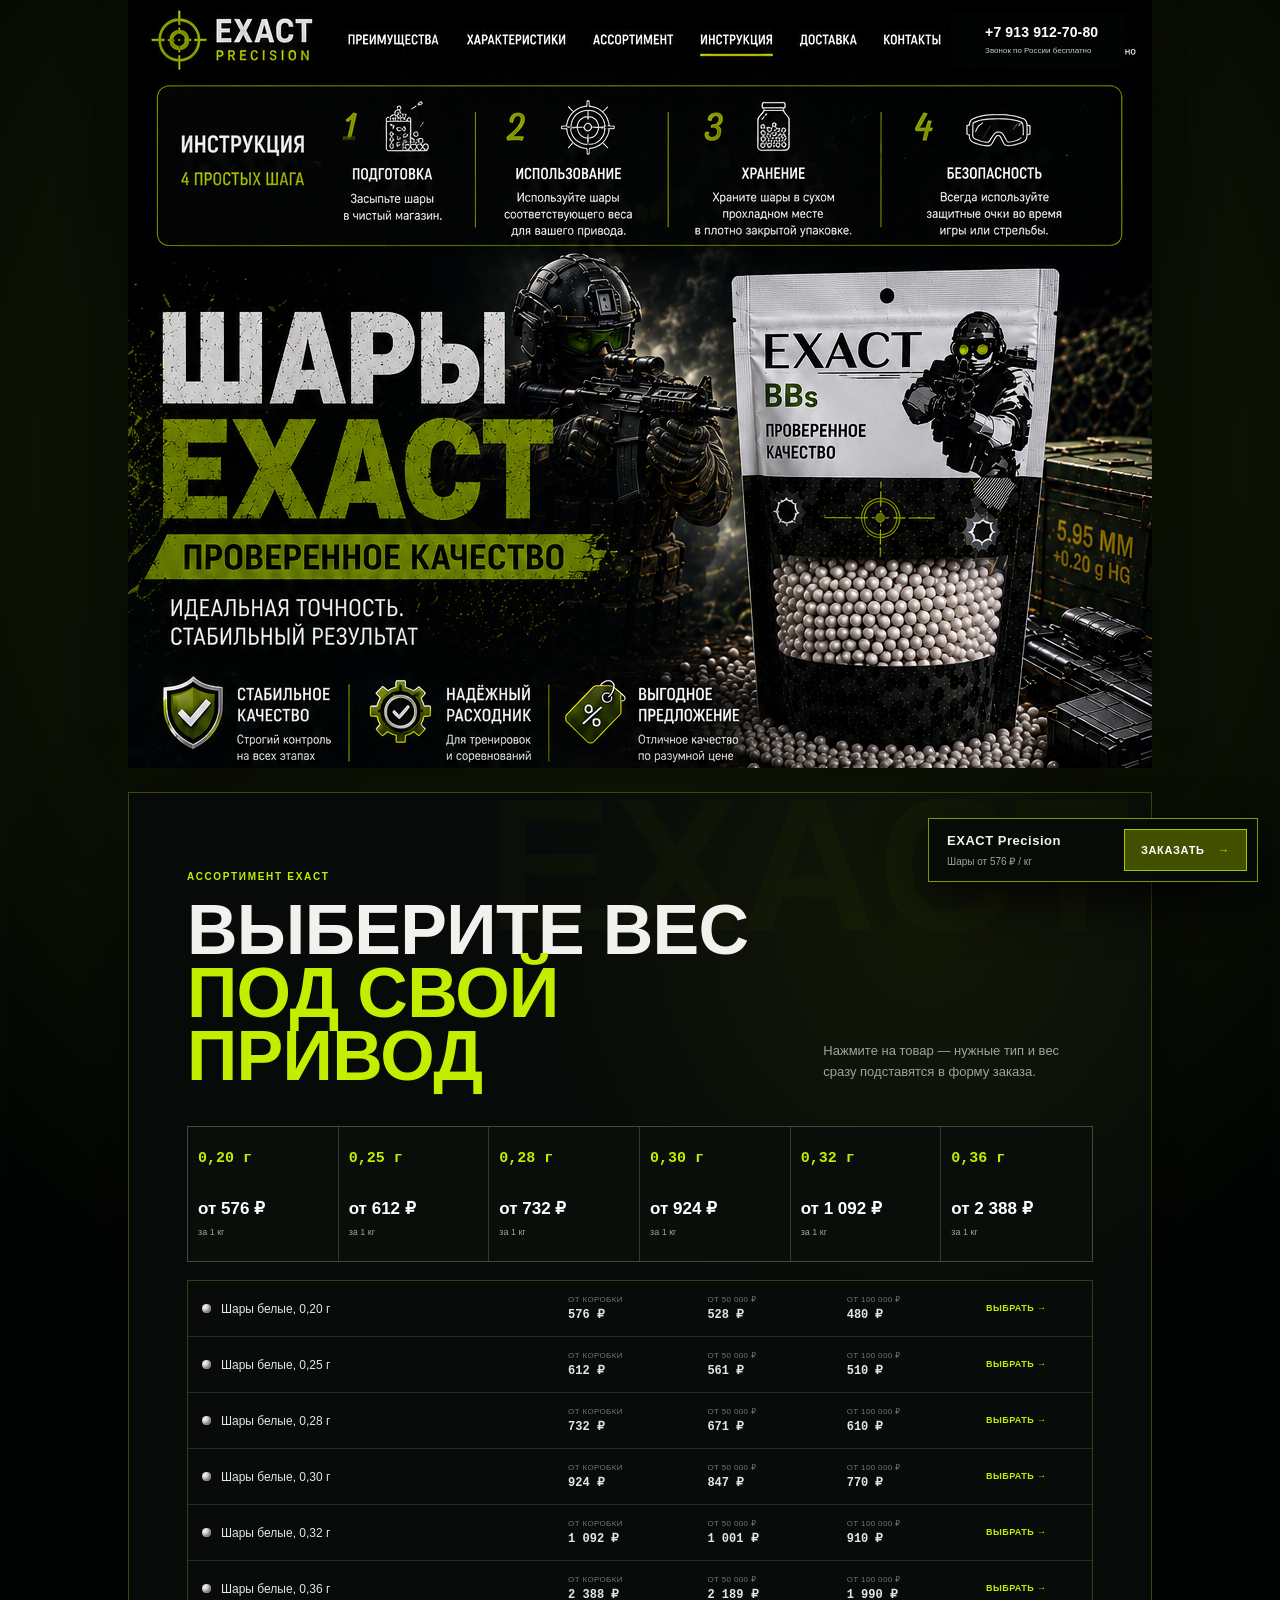
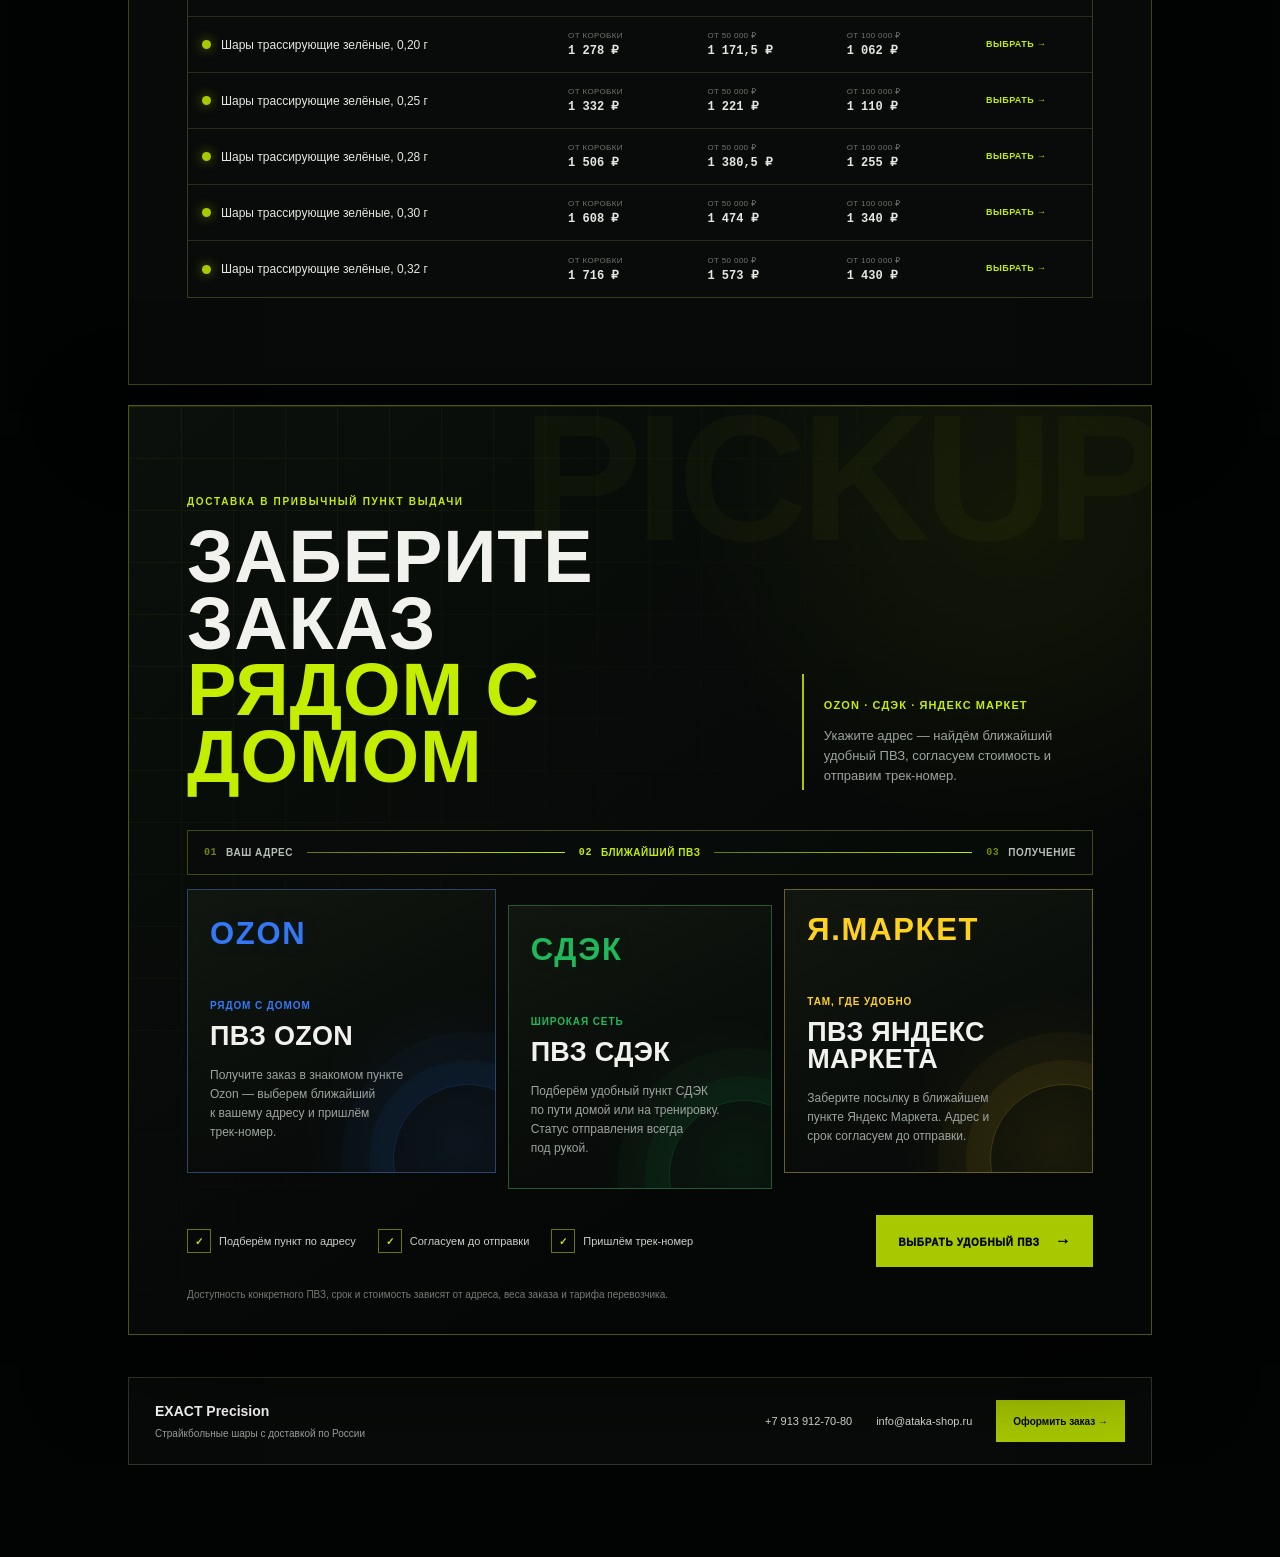
<file: index.html>
<!DOCTYPE html><html lang="ru"><head><meta charSet="utf-8"/><meta name="viewport" content="width=device-width, initial-scale=1"/><link rel="preload" as="image" href="/exact-landing.png"/><link rel="stylesheet" href="/_next/static/chunks/0o7adibh0r8b8.css" data-precedence="next"/><link rel="preload" as="script" fetchPriority="low" href="/_next/static/chunks/11qk_vpw_zwkf.js"/><script src="/_next/static/chunks/0d-5~.f~0wtco.js" async=""></script><script src="/_next/static/chunks/10u3y4bw1ayzs.js" async=""></script><script src="/_next/static/chunks/turbopack-0e47rfx~.~3-8.js" async=""></script><script src="/_next/static/chunks/0fsi8lw5utejl.js" async=""></script><script src="/_next/static/chunks/0d3tkj33oycf2.js" async=""></script><script src="/_next/static/chunks/09chz8t~4kw-9.js" async=""></script><title>EXACT Precision — страйкбольные шары</title><meta name="description" content="Страйкбольные шары EXACT Precision: ассортимент, оптовые цены и доставка по всей России."/><link rel="canonical" href="https://www.exact-precision.dynv6.net"/><meta property="og:title" content="EXACT Precision"/><meta property="og:description" content="Идеальная точность. Стабильный результат."/><meta property="og:url" content="https://www.exact-precision.dynv6.net"/><meta property="og:locale" content="ru_RU"/><meta property="og:image" content="https://www.exact-precision.dynv6.net/og.png"/><meta property="og:image:width" content="1764"/><meta property="og:image:height" content="918"/><meta property="og:image:alt" content="EXACT Precision — точность без компромиссов"/><meta property="og:type" content="website"/><meta name="twitter:card" content="summary_large_image"/><meta name="twitter:title" content="EXACT Precision"/><meta name="twitter:description" content="Идеальная точность. Стабильный результат."/><meta name="twitter:image" content="https://www.exact-precision.dynv6.net/og.png"/><link rel="shortcut icon" href="/favicon.svg"/><link rel="icon" href="/favicon.svg"/><script src="/_next/static/chunks/03~yq9q893hmn.js" noModule=""></script></head><body><div hidden=""><!--$--><!--/$--></div><main class="experience" id="main-content"><a class="skip-link" href="#catalog">Перейти к ассортименту</a><div class="poster-stage" id="top"><img alt="Страйкбольные шары EXACT Precision: инструкция и преимущества" width="1024" height="1536" decoding="async" data-nimg="1" class="poster" style="color:transparent" src="/exact-landing.png"/><div class="scan-line" aria-hidden="true"></div><a class="hotspot phone-hotspot" href="tel:+79139127080" aria-label="Позвонить: +7 913 912-70-80"><span>+7 913 912-70-80</span><small>Звонок по России бесплатно</small></a><button class="hotspot nav-hotspot" style="left:20.7%;width:10.8%" type="button" aria-label="Перейти: Преимущества"></button><button class="hotspot nav-hotspot" style="left:32.7%;width:12.5%" type="button" aria-label="Перейти: Характеристики"></button><button class="hotspot nav-hotspot" style="left:45.2%;width:10.2%" type="button" aria-label="Перейти: Ассортимент"></button><button class="hotspot nav-hotspot" style="left:55.6%;width:10.2%" type="button" aria-label="Перейти: Инструкция"></button><button class="hotspot nav-hotspot" style="left:66.1%;width:8.3%" type="button" aria-label="Перейти: Доставка"></button><button class="hotspot nav-hotspot" style="left:74.7%;width:7.5%" type="button" aria-label="Перейти: Контакты"></button><span class="anchor" id="instruction-poster" style="top:11.2%"></span><span class="anchor" id="advantages-poster" style="top:87%"></span></div><header class="mobile-hero" id="mobile-top"><div class="mobile-nav"><a class="mobile-brand" href="#mobile-top" aria-label="EXACT Precision — наверх"><b>EXACT</b><span>PRECISION</span></a><a class="mobile-phone" href="tel:+79139127080">+7 913 912-70-80</a></div><div class="mobile-hero-copy"><p class="eyebrow">Проверенное качество / 6 мм</p><h1>Шары<br/><span>EXACT</span></h1><p>Стабильная траектория, полированная поверхность и точный вес для уверенной игры.</p><button type="button">Выбрать шары <span>↓</span></button></div><div class="mobile-benefits" id="advantages-mobile"><article><b>01</b><strong>Точный вес</strong><span>Стабильный выстрел</span></article><article><b>02</b><strong>Гладкая поверхность</strong><span>Надёжная подача</span></article><article><b>03</b><strong>Доставка по России</strong><span>До удобного ПВЗ</span></article></div></header><section class="mobile-guide" id="instruction-mobile" aria-labelledby="guide-title"><p class="section-kicker">4 ПРОСТЫХ ШАГА</p><h2 id="guide-title">Подготовка и использование</h2><ol><li><b>01</b><span><strong>Засыпьте шары</strong> в чистый магазин.</span></li><li><b>02</b><span><strong>Проверьте вес</strong> по требованиям привода.</span></li><li><b>03</b><span><strong>Храните упаковку</strong> плотно закрытой и в сухом месте.</span></li><li><b>04</b><span><strong>Используйте защиту глаз</strong> во время игры и стрельбы.</span></li></ol></section><section class="catalog-section" id="catalog" aria-labelledby="catalog-title"><header class="catalog-heading"><div><p class="section-kicker">АССОРТИМЕНТ EXACT</p><h2 id="catalog-title">Выберите вес<br/><span>под свой привод</span></h2></div><p>Нажмите на товар — нужные тип и вес сразу подставятся в форму заказа.</p></header><div class="quick-products" aria-label="Белые шары EXACT"><button type="button"><span>0,20<!-- --> г</span><strong>от <!-- -->576<!-- --> ₽</strong><small>за 1 кг</small></button><button type="button"><span>0,25<!-- --> г</span><strong>от <!-- -->612<!-- --> ₽</strong><small>за 1 кг</small></button><button type="button"><span>0,28<!-- --> г</span><strong>от <!-- -->732<!-- --> ₽</strong><small>за 1 кг</small></button><button type="button"><span>0,30<!-- --> г</span><strong>от <!-- -->924<!-- --> ₽</strong><small>за 1 кг</small></button><button type="button"><span>0,32<!-- --> г</span><strong>от <!-- -->1 092<!-- --> ₽</strong><small>за 1 кг</small></button><button type="button"><span>0,36<!-- --> г</span><strong>от <!-- -->2 388<!-- --> ₽</strong><small>за 1 кг</small></button></div><div class="catalog-list" aria-label="Полный ассортимент и цены"><button class="catalog-row" type="button"><span class="product-name"><i aria-hidden="true"></i>Шары <!-- -->белые<!-- -->, <!-- -->0,20<!-- --> г</span><span><small>от коробки</small><b>576<!-- --> ₽</b></span><span><small>от 50 000 ₽</small><b>528<!-- --> ₽</b></span><span><small>от 100 000 ₽</small><b>480<!-- --> ₽</b></span><em>Выбрать →</em></button><button class="catalog-row" type="button"><span class="product-name"><i aria-hidden="true"></i>Шары <!-- -->белые<!-- -->, <!-- -->0,25<!-- --> г</span><span><small>от коробки</small><b>612<!-- --> ₽</b></span><span><small>от 50 000 ₽</small><b>561<!-- --> ₽</b></span><span><small>от 100 000 ₽</small><b>510<!-- --> ₽</b></span><em>Выбрать →</em></button><button class="catalog-row" type="button"><span class="product-name"><i aria-hidden="true"></i>Шары <!-- -->белые<!-- -->, <!-- -->0,28<!-- --> г</span><span><small>от коробки</small><b>732<!-- --> ₽</b></span><span><small>от 50 000 ₽</small><b>671<!-- --> ₽</b></span><span><small>от 100 000 ₽</small><b>610<!-- --> ₽</b></span><em>Выбрать →</em></button><button class="catalog-row" type="button"><span class="product-name"><i aria-hidden="true"></i>Шары <!-- -->белые<!-- -->, <!-- -->0,30<!-- --> г</span><span><small>от коробки</small><b>924<!-- --> ₽</b></span><span><small>от 50 000 ₽</small><b>847<!-- --> ₽</b></span><span><small>от 100 000 ₽</small><b>770<!-- --> ₽</b></span><em>Выбрать →</em></button><button class="catalog-row" type="button"><span class="product-name"><i aria-hidden="true"></i>Шары <!-- -->белые<!-- -->, <!-- -->0,32<!-- --> г</span><span><small>от коробки</small><b>1 092<!-- --> ₽</b></span><span><small>от 50 000 ₽</small><b>1 001<!-- --> ₽</b></span><span><small>от 100 000 ₽</small><b>910<!-- --> ₽</b></span><em>Выбрать →</em></button><button class="catalog-row" type="button"><span class="product-name"><i aria-hidden="true"></i>Шары <!-- -->белые<!-- -->, <!-- -->0,36<!-- --> г</span><span><small>от коробки</small><b>2 388<!-- --> ₽</b></span><span><small>от 50 000 ₽</small><b>2 189<!-- --> ₽</b></span><span><small>от 100 000 ₽</small><b>1 990<!-- --> ₽</b></span><em>Выбрать →</em></button><button class="catalog-row tracer-row" type="button"><span class="product-name"><i aria-hidden="true"></i>Шары <!-- -->трассирующие зелёные<!-- -->, <!-- -->0,20<!-- --> г</span><span><small>от коробки</small><b>1 278<!-- --> ₽</b></span><span><small>от 50 000 ₽</small><b>1 171,5<!-- --> ₽</b></span><span><small>от 100 000 ₽</small><b>1 062<!-- --> ₽</b></span><em>Выбрать →</em></button><button class="catalog-row tracer-row" type="button"><span class="product-name"><i aria-hidden="true"></i>Шары <!-- -->трассирующие зелёные<!-- -->, <!-- -->0,25<!-- --> г</span><span><small>от коробки</small><b>1 332<!-- --> ₽</b></span><span><small>от 50 000 ₽</small><b>1 221<!-- --> ₽</b></span><span><small>от 100 000 ₽</small><b>1 110<!-- --> ₽</b></span><em>Выбрать →</em></button><button class="catalog-row tracer-row" type="button"><span class="product-name"><i aria-hidden="true"></i>Шары <!-- -->трассирующие зелёные<!-- -->, <!-- -->0,28<!-- --> г</span><span><small>от коробки</small><b>1 506<!-- --> ₽</b></span><span><small>от 50 000 ₽</small><b>1 380,5<!-- --> ₽</b></span><span><small>от 100 000 ₽</small><b>1 255<!-- --> ₽</b></span><em>Выбрать →</em></button><button class="catalog-row tracer-row" type="button"><span class="product-name"><i aria-hidden="true"></i>Шары <!-- -->трассирующие зелёные<!-- -->, <!-- -->0,30<!-- --> г</span><span><small>от коробки</small><b>1 608<!-- --> ₽</b></span><span><small>от 50 000 ₽</small><b>1 474<!-- --> ₽</b></span><span><small>от 100 000 ₽</small><b>1 340<!-- --> ₽</b></span><em>Выбрать →</em></button><button class="catalog-row tracer-row" type="button"><span class="product-name"><i aria-hidden="true"></i>Шары <!-- -->трассирующие зелёные<!-- -->, <!-- -->0,32<!-- --> г</span><span><small>от коробки</small><b>1 716<!-- --> ₽</b></span><span><small>от 50 000 ₽</small><b>1 573<!-- --> ₽</b></span><span><small>от 100 000 ₽</small><b>1 430<!-- --> ₽</b></span><em>Выбрать →</em></button></div></section><section class="delivery-section" id="delivery" aria-labelledby="delivery-title"><div class="delivery-heading"><div><p class="section-kicker">ДОСТАВКА В ПРИВЫЧНЫЙ ПУНКТ ВЫДАЧИ</p><h2 id="delivery-title">ЗАБЕРИТЕ ЗАКАЗ<br/><span>РЯДОМ С ДОМОМ</span></h2></div><div class="delivery-promise"><strong>OZON · СДЭК · ЯНДЕКС МАРКЕТ</strong><p>Укажите адрес — найдём ближайший удобный ПВЗ, согласуем стоимость и отправим трек-номер.</p></div></div><div class="delivery-route" aria-label="Как мы подбираем пункт выдачи"><span class="route-point"><b>01</b> Ваш адрес</span><i aria-hidden="true"></i><span class="route-point route-point-accent"><b>02</b> Ближайший ПВЗ</span><i aria-hidden="true"></i><span class="route-point"><b>03</b> Получение</span></div><div class="delivery-grid"><button class="delivery-card delivery-card-ozon" type="button" aria-label="Выбрать ПВЗ Ozon и перейти к оформлению заказа"><span class="delivery-number">OZON</span><span class="delivery-timing">Рядом с домом</span><span class="delivery-card-title">ПВЗ Ozon</span><span class="delivery-card-copy">Получите заказ в знакомом пункте Ozon — выберем ближайший к вашему адресу и пришлём трек-номер.</span></button><button class="delivery-card delivery-card-cdek" type="button" aria-label="Выбрать ПВЗ СДЭК и перейти к оформлению заказа"><span class="delivery-number">СДЭК</span><span class="delivery-timing">Широкая сеть</span><span class="delivery-card-title">ПВЗ СДЭК</span><span class="delivery-card-copy">Подберём удобный пункт СДЭК по пути домой или на тренировку. Статус отправления всегда под рукой.</span></button><button class="delivery-card delivery-card-market" type="button" aria-label="Выбрать ПВЗ Яндекс Маркета и перейти к оформлению заказа"><span class="delivery-number">Я.МАРКЕТ</span><span class="delivery-timing">Там, где удобно</span><span class="delivery-card-title">ПВЗ Яндекс Маркета</span><span class="delivery-card-copy">Заберите посылку в ближайшем пункте Яндекс Маркета. Адрес и срок согласуем до отправки.</span></button></div><div class="delivery-footer"><div class="delivery-steps" aria-label="Как проходит доставка"><span><b>✓</b> Подберём пункт по адресу</span><span><b>✓</b> Согласуем до отправки</span><span><b>✓</b> Пришлём трек-номер</span></div><button type="button">ВЫБРАТЬ УДОБНЫЙ ПВЗ <span>→</span></button></div><p class="delivery-note">Доступность конкретного ПВЗ, срок и стоимость зависят от адреса, веса заказа и тарифа перевозчика.</p></section><footer class="site-footer" id="contacts"><div><strong>EXACT Precision</strong><span>Страйкбольные шары с доставкой по России</span></div><a href="tel:+79139127080">+7 913 912-70-80</a><a href="mailto:info@ataka-shop.ru">info@ataka-shop.ru</a><button type="button">Оформить заказ →</button></footer><section class="mobile-order-bar" aria-label="Быстрый заказ"><div><strong>EXACT Precision</strong><span>Шары от 576 ₽ / кг</span></div><button type="button">Заказать <span>→</span></button></section></main><!--$--><!--/$--><script src="/_next/static/chunks/11qk_vpw_zwkf.js" id="_R_" async=""></script><script>(self.__next_f=self.__next_f||[]).push([0])</script><script>self.__next_f.push([1,"1:\"$Sreact.fragment\"\n2:I[39756,[\"/_next/static/chunks/0fsi8lw5utejl.js\",\"/_next/static/chunks/0d3tkj33oycf2.js\"],\"default\"]\n3:I[37457,[\"/_next/static/chunks/0fsi8lw5utejl.js\",\"/_next/static/chunks/0d3tkj33oycf2.js\"],\"default\"]\n4:I[47257,[\"/_next/static/chunks/0fsi8lw5utejl.js\",\"/_next/static/chunks/0d3tkj33oycf2.js\"],\"ClientPageRoot\"]\n5:I[31713,[\"/_next/static/chunks/0fsi8lw5utejl.js\",\"/_next/static/chunks/0d3tkj33oycf2.js\",\"/_next/static/chunks/09chz8t~4kw-9.js\"],\"default\"]\n8:I[97367,[\"/_next/static/chunks/0fsi8lw5utejl.js\",\"/_next/static/chunks/0d3tkj33oycf2.js\"],\"OutletBoundary\"]\n9:\"$Sreact.suspense\"\nb:I[97367,[\"/_next/static/chunks/0fsi8lw5utejl.js\",\"/_next/static/chunks/0d3tkj33oycf2.js\"],\"ViewportBoundary\"]\nd:I[97367,[\"/_next/static/chunks/0fsi8lw5utejl.js\",\"/_next/static/chunks/0d3tkj33oycf2.js\"],\"MetadataBoundary\"]\nf:I[68027,[\"/_next/static/chunks/0fsi8lw5utejl.js\",\"/_next/static/chunks/0d3tkj33oycf2.js\"],\"default\",1]\n:HL[\"/_next/static/chunks/0o7adibh0r8b8.css\",\"style\"]\n"])</script><script>self.__next_f.push([1,"0:{\"P\":null,\"c\":[\"\",\"\"],\"q\":\"\",\"i\":false,\"f\":[[[\"\",{\"children\":[\"__PAGE__\",{}]},\"$undefined\",\"$undefined\",16],[[\"$\",\"$1\",\"c\",{\"children\":[[[\"$\",\"link\",\"0\",{\"rel\":\"stylesheet\",\"href\":\"/_next/static/chunks/0o7adibh0r8b8.css\",\"precedence\":\"next\",\"crossOrigin\":\"$undefined\",\"nonce\":\"$undefined\"}],[\"$\",\"script\",\"script-0\",{\"src\":\"/_next/static/chunks/0fsi8lw5utejl.js\",\"async\":true,\"nonce\":\"$undefined\"}],[\"$\",\"script\",\"script-1\",{\"src\":\"/_next/static/chunks/0d3tkj33oycf2.js\",\"async\":true,\"nonce\":\"$undefined\"}]],[\"$\",\"html\",null,{\"lang\":\"ru\",\"children\":[\"$\",\"body\",null,{\"children\":[\"$\",\"$L2\",null,{\"parallelRouterKey\":\"children\",\"error\":\"$undefined\",\"errorStyles\":\"$undefined\",\"errorScripts\":\"$undefined\",\"template\":[\"$\",\"$L3\",null,{}],\"templateStyles\":\"$undefined\",\"templateScripts\":\"$undefined\",\"notFound\":[[[\"$\",\"title\",null,{\"children\":\"404: This page could not be found.\"}],[\"$\",\"div\",null,{\"style\":{\"fontFamily\":\"system-ui,\\\"Segoe UI\\\",Roboto,Helvetica,Arial,sans-serif,\\\"Apple Color Emoji\\\",\\\"Segoe UI Emoji\\\"\",\"height\":\"100vh\",\"textAlign\":\"center\",\"display\":\"flex\",\"flexDirection\":\"column\",\"alignItems\":\"center\",\"justifyContent\":\"center\"},\"children\":[\"$\",\"div\",null,{\"children\":[[\"$\",\"style\",null,{\"dangerouslySetInnerHTML\":{\"__html\":\"body{color:#000;background:#fff;margin:0}.next-error-h1{border-right:1px solid rgba(0,0,0,.3)}@media (prefers-color-scheme:dark){body{color:#fff;background:#000}.next-error-h1{border-right:1px solid rgba(255,255,255,.3)}}\"}}],[\"$\",\"h1\",null,{\"className\":\"next-error-h1\",\"style\":{\"display\":\"inline-block\",\"margin\":\"0 20px 0 0\",\"padding\":\"0 23px 0 0\",\"fontSize\":24,\"fontWeight\":500,\"verticalAlign\":\"top\",\"lineHeight\":\"49px\"},\"children\":404}],[\"$\",\"div\",null,{\"style\":{\"display\":\"inline-block\"},\"children\":[\"$\",\"h2\",null,{\"style\":{\"fontSize\":14,\"fontWeight\":400,\"lineHeight\":\"49px\",\"margin\":0},\"children\":\"This page could not be found.\"}]}]]}]}]],[]],\"forbidden\":\"$undefined\",\"unauthorized\":\"$undefined\"}]}]}]]}],{\"children\":[[\"$\",\"$1\",\"c\",{\"children\":[[\"$\",\"$L4\",null,{\"Component\":\"$5\",\"serverProvidedParams\":{\"searchParams\":{},\"params\":{},\"promises\":[\"$@6\",\"$@7\"]}}],[[\"$\",\"script\",\"script-0\",{\"src\":\"/_next/static/chunks/09chz8t~4kw-9.js\",\"async\":true,\"nonce\":\"$undefined\"}]],[\"$\",\"$L8\",null,{\"children\":[\"$\",\"$9\",null,{\"name\":\"Next.MetadataOutlet\",\"children\":\"$@a\"}]}]]}],{},null,false,null]},null,false,null],[\"$\",\"$1\",\"h\",{\"children\":[null,[\"$\",\"$Lb\",null,{\"children\":\"$Lc\"}],[\"$\",\"div\",null,{\"hidden\":true,\"children\":[\"$\",\"$Ld\",null,{\"children\":[\"$\",\"$9\",null,{\"name\":\"Next.Metadata\",\"children\":\"$Le\"}]}]}],null]}],false]],\"m\":\"$undefined\",\"G\":[\"$f\",[[\"$\",\"link\",\"0\",{\"rel\":\"stylesheet\",\"href\":\"/_next/static/chunks/0o7adibh0r8b8.css\",\"precedence\":\"next\",\"crossOrigin\":\"$undefined\",\"nonce\":\"$undefined\"}]]],\"S\":true,\"h\":null,\"s\":\"$undefined\",\"l\":\"$undefined\",\"p\":\"$undefined\",\"d\":\"$undefined\",\"b\":\"TfXtDzTXrPfJSuRIeQW9U\"}\n"])</script><script>self.__next_f.push([1,"6:{}\n7:\"$0:f:0:1:1:children:0:props:children:0:props:serverProvidedParams:params\"\n"])</script><script>self.__next_f.push([1,"c:[[\"$\",\"meta\",\"0\",{\"charSet\":\"utf-8\"}],[\"$\",\"meta\",\"1\",{\"name\":\"viewport\",\"content\":\"width=device-width, initial-scale=1\"}]]\n"])</script><script>self.__next_f.push([1,"10:I[27201,[\"/_next/static/chunks/0fsi8lw5utejl.js\",\"/_next/static/chunks/0d3tkj33oycf2.js\"],\"IconMark\"]\na:null\n"])</script><script>self.__next_f.push([1,"e:[[\"$\",\"title\",\"0\",{\"children\":\"EXACT Precision — страйкбольные шары\"}],[\"$\",\"meta\",\"1\",{\"name\":\"description\",\"content\":\"Страйкбольные шары EXACT Precision: ассортимент, оптовые цены и доставка по всей России.\"}],[\"$\",\"link\",\"2\",{\"rel\":\"canonical\",\"href\":\"https://www.exact-precision.dynv6.net\"}],[\"$\",\"meta\",\"3\",{\"property\":\"og:title\",\"content\":\"EXACT Precision\"}],[\"$\",\"meta\",\"4\",{\"property\":\"og:description\",\"content\":\"Идеальная точность. Стабильный результат.\"}],[\"$\",\"meta\",\"5\",{\"property\":\"og:url\",\"content\":\"https://www.exact-precision.dynv6.net\"}],[\"$\",\"meta\",\"6\",{\"property\":\"og:locale\",\"content\":\"ru_RU\"}],[\"$\",\"meta\",\"7\",{\"property\":\"og:image\",\"content\":\"https://www.exact-precision.dynv6.net/og.png\"}],[\"$\",\"meta\",\"8\",{\"property\":\"og:image:width\",\"content\":\"1764\"}],[\"$\",\"meta\",\"9\",{\"property\":\"og:image:height\",\"content\":\"918\"}],[\"$\",\"meta\",\"10\",{\"property\":\"og:image:alt\",\"content\":\"EXACT Precision — точность без компромиссов\"}],[\"$\",\"meta\",\"11\",{\"property\":\"og:type\",\"content\":\"website\"}],[\"$\",\"meta\",\"12\",{\"name\":\"twitter:card\",\"content\":\"summary_large_image\"}],[\"$\",\"meta\",\"13\",{\"name\":\"twitter:title\",\"content\":\"EXACT Precision\"}],[\"$\",\"meta\",\"14\",{\"name\":\"twitter:description\",\"content\":\"Идеальная точность. Стабильный результат.\"}],[\"$\",\"meta\",\"15\",{\"name\":\"twitter:image\",\"content\":\"https://www.exact-precision.dynv6.net/og.png\"}],[\"$\",\"link\",\"16\",{\"rel\":\"shortcut icon\",\"href\":\"/favicon.svg\"}],[\"$\",\"link\",\"17\",{\"rel\":\"icon\",\"href\":\"/favicon.svg\"}],[\"$\",\"$L10\",\"18\",{}]]\n"])</script></body></html>
</file>
<file: _next/static/chunks/0o7adibh0r8b8.css>
@layer theme{:root,:host{--font-sans:ui-sans-serif, system-ui, sans-serif, "Apple Color Emoji", "Segoe UI Emoji", "Segoe UI Symbol", "Noto Color Emoji";--font-mono:ui-monospace, SFMono-Regular, Menlo, Monaco, Consolas, "Liberation Mono", "Courier New", monospace;--spacing:.25rem;--default-font-family:var(--font-sans);--default-mono-font-family:var(--font-mono)}}@layer base{*,:after,:before,::backdrop{box-sizing:border-box;border:0 solid;margin:0;padding:0}::file-selector-button{box-sizing:border-box;border:0 solid;margin:0;padding:0}html,:host{-webkit-text-size-adjust:100%;tab-size:4;line-height:1.5;font-family:var(--default-font-family,ui-sans-serif, system-ui, sans-serif, "Apple Color Emoji", "Segoe UI Emoji", "Segoe UI Symbol", "Noto Color Emoji");font-feature-settings:var(--default-font-feature-settings,normal);font-variation-settings:var(--default-font-variation-settings,normal);-webkit-tap-highlight-color:transparent}hr{height:0;color:inherit;border-top-width:1px}abbr:where([title]){-webkit-text-decoration:underline dotted;text-decoration:underline dotted}h1,h2,h3,h4,h5,h6{font-size:inherit;font-weight:inherit}a{color:inherit;-webkit-text-decoration:inherit;-webkit-text-decoration:inherit;-webkit-text-decoration:inherit;-webkit-text-decoration:inherit;text-decoration:inherit}b,strong{font-weight:bolder}code,kbd,samp,pre{font-family:var(--default-mono-font-family,ui-monospace, SFMono-Regular, Menlo, Monaco, Consolas, "Liberation Mono", "Courier New", monospace);font-feature-settings:var(--default-mono-font-feature-settings,normal);font-variation-settings:var(--default-mono-font-variation-settings,normal);font-size:1em}small{font-size:80%}sub,sup{vertical-align:baseline;font-size:75%;line-height:0;position:relative}sub{bottom:-.25em}sup{top:-.5em}table{text-indent:0;border-color:inherit;border-collapse:collapse}:-moz-focusring{outline:auto}progress{vertical-align:baseline}summary{display:list-item}ol,ul,menu{list-style:none}img,svg,video,canvas,audio,iframe,embed,object{vertical-align:middle;display:block}img,video{max-width:100%;height:auto}button,input,select,optgroup,textarea{font:inherit;font-feature-settings:inherit;font-variation-settings:inherit;letter-spacing:inherit;color:inherit;opacity:1;background-color:#0000;border-radius:0}::file-selector-button{font:inherit;font-feature-settings:inherit;font-variation-settings:inherit;letter-spacing:inherit;color:inherit;opacity:1;background-color:#0000;border-radius:0}:where(select:is([multiple],[size])) optgroup{font-weight:bolder}:where(select:is([multiple],[size])) optgroup option{padding-inline-start:20px}::file-selector-button{margin-inline-end:4px}::placeholder{opacity:1}@supports (not ((-webkit-appearance:-apple-pay-button))) or (contain-intrinsic-size:1px){::placeholder{color:currentColor}@supports (color:color-mix(in lab, red, red)){::placeholder{color:color-mix(in oklab, currentcolor 50%, transparent)}}}textarea{resize:vertical}::-webkit-search-decoration{-webkit-appearance:none}::-webkit-date-and-time-value{min-height:1lh;text-align:inherit}::-webkit-datetime-edit{display:inline-flex}::-webkit-datetime-edit-fields-wrapper{padding:0}::-webkit-datetime-edit{padding-block:0}::-webkit-datetime-edit-year-field{padding-block:0}::-webkit-datetime-edit-month-field{padding-block:0}::-webkit-datetime-edit-day-field{padding-block:0}::-webkit-datetime-edit-hour-field{padding-block:0}::-webkit-datetime-edit-minute-field{padding-block:0}::-webkit-datetime-edit-second-field{padding-block:0}::-webkit-datetime-edit-millisecond-field{padding-block:0}::-webkit-datetime-edit-meridiem-field{padding-block:0}::-webkit-calendar-picker-indicator{line-height:1}:-moz-ui-invalid{box-shadow:none}button,input:where([type=button],[type=reset],[type=submit]){appearance:button}::file-selector-button{appearance:button}::-webkit-inner-spin-button{height:auto}::-webkit-outer-spin-button{height:auto}[hidden]:where(:not([hidden=until-found])){display:none!important}}@layer components;@layer utilities{.relative{position:relative}.start{inset-inline-start:var(--spacing)}.block{display:block}.hidden{display:none}.table{display:table}}:root{--font-geist-sans:Arial, sans-serif;--font-geist-mono:"Courier New", monospace;--black:#020403;--panel:#090d0b;--acid:#a8c900;--acid-bright:#c5ed00;--white:#f1f2ed;--muted:#9da39e;--line:#637700;--ease-out-quint:cubic-bezier(.23, 1, .32, 1);--ease-in-out-cubic:cubic-bezier(.645, .045, .355, 1)}*{box-sizing:border-box}html{scroll-behavior:smooth;background:var(--black)}body{color:var(--white);font-family:var(--font-geist-sans), Arial, sans-serif;background:radial-gradient(circle at 50% 15%,#202b0a 0,#020403 36%);margin:0}button,input,select{font:inherit}button,a{-webkit-tap-highlight-color:transparent}.experience{min-height:100vh;overflow:clip}.poster-stage{isolation:isolate;width:min(100%,1024px);height:min(75vw,768px);animation:poster-enter .7s var(--ease-out-quint) both;margin:0 auto;position:relative;overflow:hidden;box-shadow:0 0 100px #000,0 0 45px #9dbd0010}.poster{-webkit-user-select:none;user-select:none;width:100%;height:auto;display:block}.anchor{width:1px;height:1px;scroll-margin-top:16px;position:absolute;left:0}.hotspot{z-index:4;cursor:pointer;transition:transform .18s var(--ease-out-quint), border-color .18s ease, background-color .18s ease, box-shadow .18s ease;background:0 0;border:1px solid #0000;border-radius:7px;margin:0;padding:0;position:absolute}.hotspot:hover,.hotspot:focus-visible{background:#b8dc0012;border-color:#c5ed00b8;outline:none;box-shadow:inset 0 0 18px #b8dc0010,0 0 20px #b8dc001c}.hotspot:active{transform:scale(.975)}.phone-hotspot{color:#fff;background:#020403;border-radius:0;flex-direction:column;justify-content:center;align-items:flex-start;width:17%;height:7%;text-decoration:none;display:flex;top:1.7%;right:2.6%;padding-left:3.2%!important}.phone-hotspot span{letter-spacing:.01em;white-space:nowrap;font-size:clamp(10px,1.28vw,14px);font-weight:750}.phone-hotspot small{color:#c6c9c5;white-space:nowrap;margin-top:2px;font-size:clamp(5px,.72vw,8px)}.nav-hotspot{border-radius:0;height:5.5%;top:2.7%}.product-hotspot{width:11.7%;height:10%;top:51.5%}.catalog-hotspot{border-color:#8eab0055;width:18.3%;height:7.3%;top:53.5%;right:2.8%;overflow:visible}.table-hotspot{width:62%;height:23.6%;top:62.2%;left:3%}.pulse-ring{border:1px solid var(--acid-bright);border-radius:50%;width:28px;height:28px;margin-top:-14px;animation:2.4s ease-out infinite radar-pulse;position:absolute;top:50%;right:8%}.scan-line{pointer-events:none;z-index:3;opacity:0;background:linear-gradient(90deg,#0000,#c5ed00b8,#0000);height:2px;animation:7s linear 1.2s infinite scan;position:absolute;top:0;left:2.7%;right:2.7%;box-shadow:0 0 14px #c5ed00}.skip-link{z-index:200;color:#050705;background:var(--acid-bright);padding:12px 16px;font-weight:800;text-decoration:none;transition:transform .16s;position:fixed;top:14px;left:14px;transform:translateY(-160%)}.skip-link:focus{transform:none}.mobile-hero,.mobile-guide{display:none}.catalog-section{background:radial-gradient(circle at 78% 12%,#8ea80016,#0000 31%),#070a08;border:1px solid #3c470c;width:min(100% - 32px,1024px);margin:24px auto 20px;padding:clamp(46px,7vw,76px) clamp(20px,5vw,58px) clamp(58px,8vw,86px);scroll-margin-top:18px;position:relative;box-shadow:0 28px 80px #0008}.catalog-section:before{content:"EXACT";color:#a8c90008;pointer-events:none;font:900 clamp(96px,18vw,190px)/1 Impact,Arial Narrow,sans-serif;position:absolute;top:-2%;right:2%}.catalog-heading{z-index:1;grid-template-columns:1.2fr .55fr;align-items:end;gap:48px;display:grid;position:relative}.catalog-heading h2{letter-spacing:-.01em;text-transform:uppercase;text-wrap:balance;margin:0;font:900 clamp(42px,6vw,70px)/.9 Impact,Arial Narrow,sans-serif}.catalog-heading h2 span{color:var(--acid-bright)}.catalog-heading>p{max-width:35ch;color:var(--muted);text-wrap:pretty;margin:0 0 5px;font-size:13px;line-height:1.6}.quick-products{z-index:1;border:1px solid #434b32;grid-template-columns:repeat(6,minmax(0,1fr));margin-top:38px;display:grid;position:relative}.quick-products button{color:#fff;cursor:pointer;text-align:left;min-width:0;min-height:134px;transition:color .18s ease, background-color .18s ease, transform .18s var(--ease-out-quint);background:#0a0e0b;border:0;border-right:1px solid #343a2d;padding:19px 10px 17px}.quick-products button:last-child{border-right:0}.quick-products button:hover,.quick-products button:focus-visible{color:var(--acid-bright);background:#12180d;outline:none;transform:translateY(-3px)}.quick-products button:active{transform:translateY(1px)scale(.985)}.quick-products span,.quick-products strong,.quick-products small{display:block}.quick-products span{color:var(--acid-bright);font:800 15px/1 var(--font-geist-mono), monospace;font-variant-numeric:tabular-nums}.quick-products strong{font-variant-numeric:tabular-nums;white-space:nowrap;margin-top:30px;font-size:clamp(13px,1.6vw,17px)}.quick-products small{color:var(--muted);margin-top:4px;font-size:9px}.catalog-list{z-index:1;border:1px solid #343d18;margin-top:18px;position:relative}.catalog-row{color:#e4e7e1;cursor:pointer;text-align:left;background:#080b09;border:0;border-bottom:1px solid #252d16;grid-template-columns:minmax(250px,1.5fr) repeat(3,minmax(100px,.55fr)) 92px;align-items:center;gap:8px;width:100%;min-height:56px;padding:8px 14px;transition:background-color .16s,color .16s;display:grid}.catalog-row:last-child{border-bottom:0}.catalog-row:hover,.catalog-row:focus-visible{color:#fff;background:#13190e;outline:none}.catalog-row:focus-visible{box-shadow:inset 3px 0 var(--acid-bright)}.catalog-row span{flex-direction:column;gap:2px;display:flex}.catalog-row .product-name{flex-direction:row;align-items:center;gap:10px;font-size:12px}.product-name i{background:#e8e9e4;border-radius:50%;flex:0 0 9px;width:9px;height:9px;box-shadow:inset -2px -2px 3px #777}.tracer-row .product-name i{background:var(--acid);box-shadow:0 0 12px #a8c90099}.catalog-row small{color:#6f776e;letter-spacing:.045em;text-transform:uppercase;font-size:8px}.catalog-row b{font:700 12px/1.2 var(--font-geist-mono), monospace;font-variant-numeric:tabular-nums}.catalog-row em{color:var(--acid-bright);letter-spacing:.05em;text-transform:uppercase;font-size:9px;font-style:normal;font-weight:800}.site-footer{width:min(100% - 32px,1024px);color:var(--muted);background:#070a08;border:1px solid #303829;grid-template-columns:1.3fr auto auto auto;align-items:center;gap:24px;margin:-54px auto 92px;padding:22px 26px;display:grid}.site-footer div{flex-direction:column;gap:4px;display:flex}.site-footer strong{color:#fff;font-size:14px}.site-footer span{font-size:10px}.site-footer a{color:#daddd7;font-size:11px;text-decoration:none}.site-footer a:hover{color:var(--acid-bright)}.site-footer button{border:1px solid var(--acid);color:#050705;background:var(--acid);cursor:pointer;min-height:42px;padding:0 16px;font-size:10px;font-weight:900}.delivery-section{background:radial-gradient(circle at 87% 12%,#a8c90012,#0000 27%),linear-gradient(145deg,#0b100c,#050706 72%);border:1px solid #485708;width:min(100% - 32px,1024px);margin:0 auto 96px;padding:clamp(52px,8vw,88px) clamp(20px,5vw,58px) 32px;scroll-margin-top:18px;position:relative;overflow:hidden;box-shadow:0 30px 90px #0009,inset 0 1px #d6fb0014}.delivery-section:before{content:"PICKUP";color:#a8c9000a;letter-spacing:-.04em;pointer-events:none;font:900 clamp(80px,17vw,180px)/1 Impact,Arial Narrow,sans-serif;position:absolute;top:-18px;right:-8px}.delivery-section:after{content:"";pointer-events:none;opacity:.13;background-image:linear-gradient(#5d700b 1px,#0000 1px),linear-gradient(90deg,#5d700b 1px,#0000 1px);background-size:52px 52px;position:absolute;inset:0;-webkit-mask-image:linear-gradient(135deg,#000,#0000 55%);mask-image:linear-gradient(135deg,#000,#0000 55%)}.delivery-heading{z-index:1;grid-template-columns:minmax(0,1.45fr) minmax(260px,.75fr);align-items:end;gap:52px;display:grid;position:relative}.section-kicker{color:var(--acid-bright);letter-spacing:.17em;margin:0 0 15px;font-size:10px;font-weight:900}.delivery-heading h2{letter-spacing:.012em;text-wrap:balance;max-width:720px;margin:0;font:900 clamp(38px,6.3vw,74px)/.9 Impact,Arial Narrow,sans-serif}.delivery-heading h2 span{color:var(--acid-bright)}.delivery-promise{border-left:2px solid var(--acid);padding:18px 0 4px 20px}.delivery-promise strong{color:var(--acid-bright);letter-spacing:.1em;font-size:11px}.delivery-promise p{color:var(--muted);margin:10px 0 0;font-size:13px;line-height:1.55}.delivery-route{z-index:1;background:#080c09cc;border:1px solid #3e4b0a;grid-template-columns:auto 1fr auto 1fr auto;align-items:center;gap:14px;margin-top:40px;padding:14px 16px;display:grid;position:relative}.delivery-route i{background:linear-gradient(90deg, #647800, var(--acid-bright));height:1px}.route-point{color:#b9beba;letter-spacing:.055em;text-transform:uppercase;white-space:nowrap;align-items:center;gap:9px;font-size:10px;font-weight:750;display:flex}.route-point b{color:#718600;font:800 10px/1 var(--font-geist-mono), monospace}.route-point-accent,.route-point-accent b{color:var(--acid-bright)}.delivery-grid{z-index:1;grid-template-columns:1.05fr .9fr 1.05fr;gap:12px;margin-top:14px;display:grid;position:relative}.delivery-card{--carrier:var(--acid-bright);--carrier-soft:#c5ed0012;border:1px solid var(--carrier);width:100%;min-height:270px;padding:24px 22px 26px;display:block;position:relative;overflow:hidden}@supports (color:color-mix(in lab, red, red)){.delivery-card{border:1px solid color-mix(in srgb, var(--carrier) 30%, #273027)}}.delivery-card{background:radial-gradient(circle at 88% 90%, var(--carrier-soft), transparent 42%), linear-gradient(155deg, #111710 0%, #080b09 72%);color:var(--white);text-align:left;cursor:pointer;appearance:none;transition:border-color .22s ease, background-color .22s ease, transform .22s var(--ease-out-quint), box-shadow .22s ease;border-radius:0}.delivery-card:before{content:"";z-index:2;opacity:.9;background:linear-gradient(90deg, transparent, var(--carrier), transparent);width:36%;height:2px;animation:carrier-scan 5.2s var(--ease-in-out-cubic) infinite;position:absolute;top:0;left:0;transform:translate(-140%)}.delivery-card:after{content:"";border:1px solid var(--carrier);width:150px;height:150px;position:absolute;bottom:-62px;right:-48px}@supports (color:color-mix(in lab, red, red)){.delivery-card:after{border:1px solid color-mix(in srgb, var(--carrier) 20%, transparent)}}.delivery-card:after{box-shadow:0 0 0 24px var(--carrier), 0 0 0 52px var(--carrier);border-radius:50%}@supports (color:color-mix(in lab, red, red)){.delivery-card:after{box-shadow:0 0 0 24px color-mix(in srgb, var(--carrier) 5%, transparent), 0 0 0 52px color-mix(in srgb, var(--carrier) 3%, transparent)}}.delivery-card-ozon{--carrier:#3478f6;--carrier-soft:#3478f616}.delivery-card-cdek{--carrier:#20b85a;--carrier-soft:#20b85a15}.delivery-card-market{--carrier:#ffd21f;--carrier-soft:#ffd21f14}.delivery-card:nth-child(2):before{animation-delay:.55s}.delivery-card:nth-child(3):before{animation-delay:1.1s}.delivery-card:nth-child(2){transform:translateY(16px)}.delivery-card:hover{z-index:2;border-color:var(--carrier);transform:translateY(-4px)}@supports (color:color-mix(in lab, red, red)){.delivery-card:hover{border-color:color-mix(in srgb, var(--carrier) 72%, white)}}.delivery-card:hover{box-shadow:0 18px 38px #0008, inset 0 1px var(--carrier);background-color:#121a0e}@supports (color:color-mix(in lab, red, red)){.delivery-card:hover{box-shadow:0 18px 38px #0008, inset 0 1px color-mix(in srgb, var(--carrier) 18%, transparent)}}.delivery-card:nth-child(2):hover{transform:translateY(10px)}.delivery-number{z-index:1;min-height:38px;color:var(--carrier);letter-spacing:.055em;text-shadow:0 0 24px var(--carrier-soft);transition:transform .22s var(--ease-out-quint), letter-spacing .22s ease;font:900 clamp(20px,3vw,31px)/1 Impact,Arial Narrow,sans-serif;display:block;position:relative}.delivery-card:hover .delivery-number{letter-spacing:.075em;transform:translate(3px)}.delivery-card:focus-visible{outline:2px solid var(--carrier);outline-offset:3px}.delivery-timing{color:var(--carrier);letter-spacing:.09em;text-transform:uppercase;margin:42px 0 10px;font-size:10px;font-weight:900;display:block}.delivery-card-title{z-index:1;letter-spacing:.01em;text-transform:uppercase;margin:0;font:900 27px/1 Impact,Arial Narrow,sans-serif;display:block;position:relative}.delivery-card-copy{z-index:1;max-width:31ch;color:var(--muted);text-wrap:pretty;margin:16px 0 0;font-size:12px;line-height:1.58;display:block;position:relative}.delivery-footer{z-index:1;justify-content:space-between;align-items:center;gap:28px;padding:42px 0 0;display:flex;position:relative}.delivery-steps{color:#cbd0ca;flex-wrap:wrap;gap:22px;font-size:11px;display:flex}.delivery-steps span{align-items:center;gap:8px;display:flex}.delivery-steps b{width:24px;height:24px;color:var(--acid-bright);border:1px solid #647800;place-items:center;font-size:10px;display:grid}.delivery-footer button{border:1px solid var(--acid);background:var(--acid);color:#050705;letter-spacing:.07em;cursor:pointer;min-height:52px;transition:transform .18s var(--ease-out-quint), background-color .18s ease, box-shadow .18s ease;padding:0 21px;font-size:10px;font-weight:950}.delivery-footer button:hover{background:var(--acid-bright);transform:translateY(-2px);box-shadow:0 12px 28px #9dbd0026}.delivery-footer button:active{transform:translateY(1px)scale(.985)}.delivery-footer button:focus-visible{outline:2px solid var(--white);outline-offset:3px}.delivery-footer button span{margin-left:12px;font-size:15px}.delivery-note{z-index:1;color:#747b75;margin:20px 0 0;font-size:10px;line-height:1.5;position:relative}.mobile-order-bar{z-index:20;-webkit-backdrop-filter:blur(16px);backdrop-filter:blur(16px);width:min(100% - 28px,520px);animation:bar-enter .5s .55s var(--ease-out-quint) both;background:#070b08ee;border:1px solid #7f9700;justify-content:space-between;align-items:center;gap:18px;padding:10px 10px 10px 18px;display:flex;position:fixed;bottom:18px;left:50%;transform:translate(-50%);box-shadow:0 18px 50px #000c}.mobile-order-bar div{flex-direction:column;gap:3px;display:flex}.mobile-order-bar strong{letter-spacing:.04em;font-size:13px}.mobile-order-bar div span{color:var(--muted);font-size:10px}.mobile-order-bar button{border:1px solid var(--acid);color:#fff;text-transform:uppercase;letter-spacing:.06em;cursor:pointer;background:#425000;min-height:42px;padding:0 16px;font-size:11px;font-weight:900;transition:transform .15s,background-color .15s}.mobile-order-bar button:hover{background:#617400}.mobile-order-bar button:active{transform:scale(.97)}.mobile-order-bar button span{color:var(--acid-bright);margin-left:10px}.drawer-layer{z-index:100;-webkit-backdrop-filter:blur(7px);backdrop-filter:blur(7px);background:#000b;justify-content:flex-end;animation:.22s linear both layer-in;display:flex;position:fixed;inset:0}.order-drawer{background:var(--panel);border-left:1px solid var(--line);width:min(100%,520px);height:100%;animation:drawer-in .32s var(--ease-out-quint) both;padding:clamp(32px,6vw,68px);position:relative;overflow:auto;box-shadow:-35px 0 80px #000a}.order-drawer:before{content:"";pointer-events:none;opacity:.16;background-image:linear-gradient(#39450a 1px,#0000 1px),linear-gradient(90deg,#39450a 1px,#0000 1px);background-size:44px 44px;position:absolute;inset:0;-webkit-mask-image:linear-gradient(#000,#0000 72%);mask-image:linear-gradient(#000,#0000 72%)}.close-button{z-index:2;color:#fff;cursor:pointer;background:0 0;border:1px solid #50564f;width:42px;height:42px;font-size:26px;line-height:1;transition:transform .15s,border-color .15s,color .15s;position:absolute;top:18px;right:22px}.close-button:hover{border-color:var(--acid);color:var(--acid-bright);transform:rotate(5deg)}.drawer-kicker{color:var(--acid-bright);font:700 10px/1 var(--font-geist-mono);letter-spacing:.16em;position:relative}.order-drawer h2{letter-spacing:-.03em;margin:18px 0 14px;font:900 clamp(44px,6vw,72px)/.85 Impact,Arial Narrow,sans-serif;position:relative}.drawer-lead{max-width:380px;color:var(--muted);margin:0 0 32px;font-size:14px;line-height:1.55;position:relative}.order-drawer form{grid-template-columns:1fr 1fr;gap:14px;display:grid;position:relative}.order-drawer label{color:var(--acid-bright);letter-spacing:.08em;text-transform:uppercase;flex-direction:column;gap:8px;font-size:10px;font-weight:800;display:flex}.order-drawer .wide-field{grid-column:1/-1}.order-drawer input,.order-drawer select{color:#fff;background:#111613;border:1px solid #484e49;border-radius:0;outline:none;width:100%;height:50px;padding:0 14px;transition:border-color .15s,box-shadow .15s}.order-drawer input:focus,.order-drawer select:focus{border-color:var(--acid);box-shadow:0 0 0 3px #a8c90016}.order-drawer input[type=hidden]{display:none}.order-drawer .consent-field{color:#aeb4ae;letter-spacing:.035em;text-transform:none;cursor:pointer;grid-column:1/-1;grid-template-columns:22px 1fr;align-items:start;gap:10px;font-size:9px;line-height:1.45;display:grid}.order-drawer .consent-field input{width:20px;height:20px;accent-color:var(--acid);margin:0;padding:0}.order-summary{background:#0d120e;border:1px solid #353d31;grid-column:1/-1;justify-content:space-between;align-items:center;gap:16px;padding:14px 15px;display:flex}.order-summary span{color:#aeb5ae;font-size:10px}.order-summary strong{color:var(--acid-bright);font:800 13px/1 var(--font-geist-mono), monospace;font-variant-numeric:tabular-nums}.action{color:#fff;border:1px solid var(--acid);letter-spacing:.06em;cursor:pointer;background:0 0;grid-column:1/-1;justify-content:space-between;align-items:center;min-height:54px;padding:0 18px;font-size:11px;font-weight:900;text-decoration:none;transition:transform .15s,color .15s,background-color .15s;display:flex}.action.primary{color:#060805;background:var(--acid);margin-top:8px}.action:hover{color:#060805;background:var(--acid-bright);transform:translateY(-2px)}.action:active{transform:scale(.985)}.action span{font-size:13px}.notice{min-height:34px;color:var(--acid-bright);grid-column:1/-1;margin:4px 0 0;font-size:11px;line-height:1.5}@keyframes poster-enter{0%{opacity:0;transform:translateY(18px)scale(.992)}to{opacity:1;transform:none}}@keyframes bar-enter{0%{opacity:0;transform:translate(-50%,18px)}to{opacity:1;transform:translate(-50%)}}@keyframes layer-in{0%{opacity:0}to{opacity:1}}@keyframes drawer-in{0%{opacity:0;transform:translate(44px)}to{opacity:1;transform:translate(0)}}@keyframes radar-pulse{0%{opacity:.8;transform:scale(.45)}70%,to{opacity:0;transform:scale(1.85)}}@keyframes scan{0%{opacity:0;top:1%}5%{opacity:.7}40%{opacity:.15}55%{opacity:0;top:98%}to{opacity:0;top:98%}}@keyframes carrier-scan{0%,58%{opacity:0;transform:translate(-140%)}66%{opacity:.9}86%{opacity:.9;transform:translate(390%)}to{opacity:0;transform:translate(390%)}}@media (min-width:900px){.mobile-order-bar{width:330px;animation-name:bar-enter-desktop;left:auto;right:22px;transform:none}}@keyframes bar-enter-desktop{0%{opacity:0;transform:translateY(18px)}to{opacity:1;transform:none}}@media (max-width:640px){body{background:#020403}.poster-stage{display:none}.hotspot{border-radius:3px}.mobile-hero{background:radial-gradient(circle at 78% 25%,#9bb90022,#0000 26%),linear-gradient(155deg,#10170b 0%,#030504 58%);min-height:100dvh;padding:20px 18px 34px;display:block;position:relative;overflow:hidden}.mobile-hero:after{content:"";pointer-events:none;opacity:.14;background-image:linear-gradient(#546409 1px,#0000 1px),linear-gradient(90deg,#546409 1px,#0000 1px);background-size:44px 44px;position:absolute;inset:0;-webkit-mask-image:linear-gradient(135deg,#000,#0000 68%);mask-image:linear-gradient(135deg,#000,#0000 68%)}.mobile-nav{z-index:1;justify-content:space-between;align-items:center;gap:12px;display:flex;position:relative}.mobile-brand{color:#fff;flex-direction:column;text-decoration:none;display:flex}.mobile-brand b{letter-spacing:.08em;font:900 24px/.85 Impact,Arial Narrow,sans-serif}.mobile-brand span{color:var(--acid-bright);font:700 7px/1 var(--font-geist-mono), monospace;letter-spacing:.3em;margin-top:4px}.mobile-phone{color:#fff;border:1px solid #56660c;align-items:center;min-height:42px;padding:0 12px;font-size:11px;font-weight:750;text-decoration:none;display:flex}.mobile-hero-copy{z-index:1;margin-top:clamp(80px,18vh,132px);position:relative}.eyebrow{color:var(--acid-bright);letter-spacing:.16em;text-transform:uppercase;margin:0 0 16px;font-size:9px;font-weight:850}.mobile-hero h1{letter-spacing:-.035em;text-transform:uppercase;margin:0;font:900 clamp(76px,26vw,112px)/.74 Impact,Arial Narrow,sans-serif}.mobile-hero h1 span{color:var(--acid-bright)}.mobile-hero-copy>p:not(.eyebrow){color:#b4bab3;text-wrap:pretty;max-width:31ch;margin:28px 0 0;font-size:14px;line-height:1.55}.mobile-hero-copy>button{border:1px solid var(--acid);color:#050705;background:var(--acid);letter-spacing:.07em;text-transform:uppercase;justify-content:space-between;align-items:center;width:100%;min-height:56px;margin-top:30px;padding:0 18px;font-size:11px;font-weight:900;display:flex}.mobile-benefits{z-index:1;border:1px solid #37410c;grid-template-columns:repeat(3,minmax(0,1fr));margin-top:36px;display:grid;position:relative}.mobile-benefits article{border-right:1px solid #30380e;min-width:0;padding:14px 9px 16px}.mobile-benefits article:last-child{border-right:0}.mobile-benefits b,.mobile-benefits strong,.mobile-benefits span{display:block}.mobile-benefits b{color:var(--acid-bright);font:700 9px/1 var(--font-geist-mono), monospace}.mobile-benefits strong{margin-top:20px;font-size:10px;line-height:1.25}.mobile-benefits span{color:#838a82;margin-top:5px;font-size:8px;line-height:1.35}.mobile-guide{background:#070a08;border:1px solid #39450c;width:calc(100% - 20px);margin:10px auto;padding:42px 18px 34px;scroll-margin-top:12px;display:block}.mobile-guide h2{text-transform:uppercase;text-wrap:balance;margin:0;font:900 40px/.92 Impact,Arial Narrow,sans-serif}.mobile-guide ol{border-top:1px solid #303827;gap:0;margin:30px 0 0;padding:0;list-style:none;display:grid}.mobile-guide li{border-bottom:1px solid #303827;grid-template-columns:36px 1fr;align-items:start;gap:12px;padding:16px 0;display:grid}.mobile-guide li>b{color:var(--acid-bright);font:800 11px/1.4 var(--font-geist-mono), monospace}.mobile-guide li span{color:#9da39e;font-size:12px;line-height:1.5}.mobile-guide li strong{color:#fff;font-weight:700}.catalog-section{width:calc(100% - 20px);margin:10px auto;padding:18px 18px 34px}.catalog-section:before,.catalog-heading,.quick-products{display:none}.catalog-heading{grid-template-columns:1fr;gap:20px}.catalog-heading h2{font-size:clamp(42px,13vw,58px)}.catalog-heading>p{font-size:12px}.quick-products{grid-template-columns:repeat(2,minmax(0,1fr));margin-top:28px}.quick-products button{border-bottom:1px solid #343a2d;min-height:116px}.quick-products button:nth-child(2n){border-right:0}.quick-products button:nth-last-child(-n+2){border-bottom:0}.quick-products strong{font-size:15px}.catalog-list{border:0;gap:9px;margin-top:0;display:grid}.catalog-row{border:1px solid #31391b;grid-template-columns:repeat(3,minmax(0,1fr));gap:14px 10px;min-height:0;padding:16px}.catalog-row .product-name{grid-column:1/-1;min-height:32px;font-size:12px}.catalog-row em{text-align:right;grid-column:1/-1;align-self:end}.site-footer{grid-template-columns:1fr;gap:14px;width:calc(100% - 20px);margin:10px auto 94px;padding:24px 18px}.site-footer a{border-top:1px solid #2d342b;align-items:center;min-height:40px;display:flex}.site-footer button{min-height:50px}.mobile-order-bar{bottom:10px}.order-drawer{border-left:0;padding:58px 22px 28px}.order-drawer form{grid-template-columns:1fr}.order-drawer label,.order-summary,.action,.notice{grid-column:1}.order-drawer h2{font-size:clamp(43px,13vw,58px)}.order-drawer .consent-field{grid-template-columns:22px 1fr}.delivery-section{width:calc(100% - 20px);margin-bottom:84px;padding:44px 18px 24px}.delivery-heading{grid-template-columns:1fr;gap:24px}.delivery-promise{padding-left:14px}.delivery-route{grid-template-columns:1fr;gap:9px;margin-top:28px;padding:14px}.delivery-route i{background:linear-gradient(var(--acid-bright), #647800);width:1px;height:13px;margin-left:12px}.delivery-grid{grid-template-columns:1fr;margin-top:12px}.delivery-card{min-height:0;padding:22px 18px}.delivery-card:nth-child(2),.delivery-card:nth-child(2):hover{transform:none}.delivery-timing{margin-top:28px!important}.delivery-footer{flex-direction:column;align-items:stretch}.delivery-steps{flex-direction:column;gap:10px}.delivery-footer button{width:100%}}@media (max-width:640px) and (max-height:650px){.mobile-order-bar{display:none}}@media (min-width:641px) and (max-width:900px){.catalog-heading{grid-template-columns:1fr;gap:22px}.quick-products{grid-template-columns:repeat(3,minmax(0,1fr))}.quick-products button:nth-child(3){border-right:0}.quick-products button:nth-child(-n+3){border-bottom:1px solid #343a2d}.catalog-row{grid-template-columns:minmax(210px,1.4fr) repeat(3,minmax(80px,.55fr))}.catalog-row em{display:none}.delivery-grid{grid-template-columns:repeat(3,minmax(0,1fr))}.delivery-card{min-height:290px;padding-inline:17px}.delivery-card-title{font-size:23px}.delivery-route{gap:9px}.route-point{font-size:9px}.delivery-heading{grid-template-columns:1fr;gap:24px}}@media (prefers-reduced-motion:reduce){html{scroll-behavior:auto}*,:before,:after{transition-duration:.001ms!important;animation-duration:.001ms!important;animation-iteration-count:1!important}}
</file>
